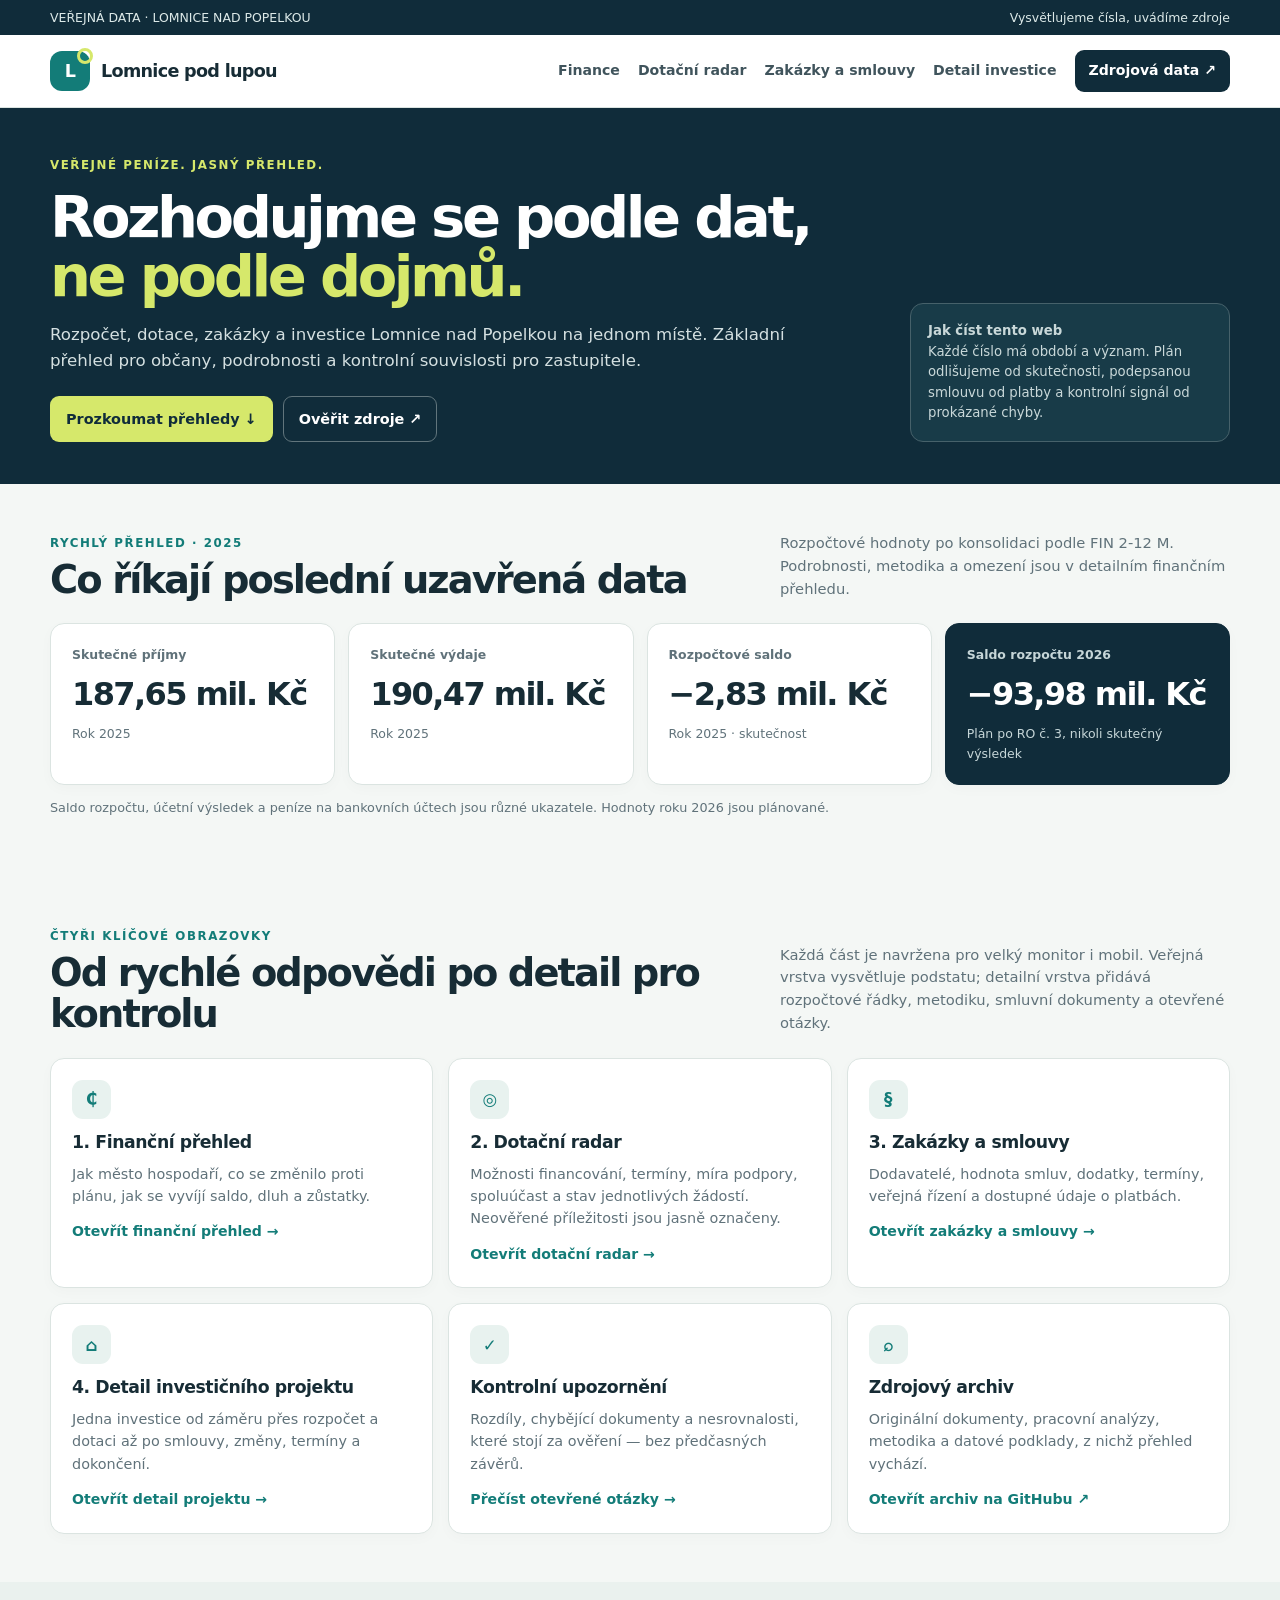
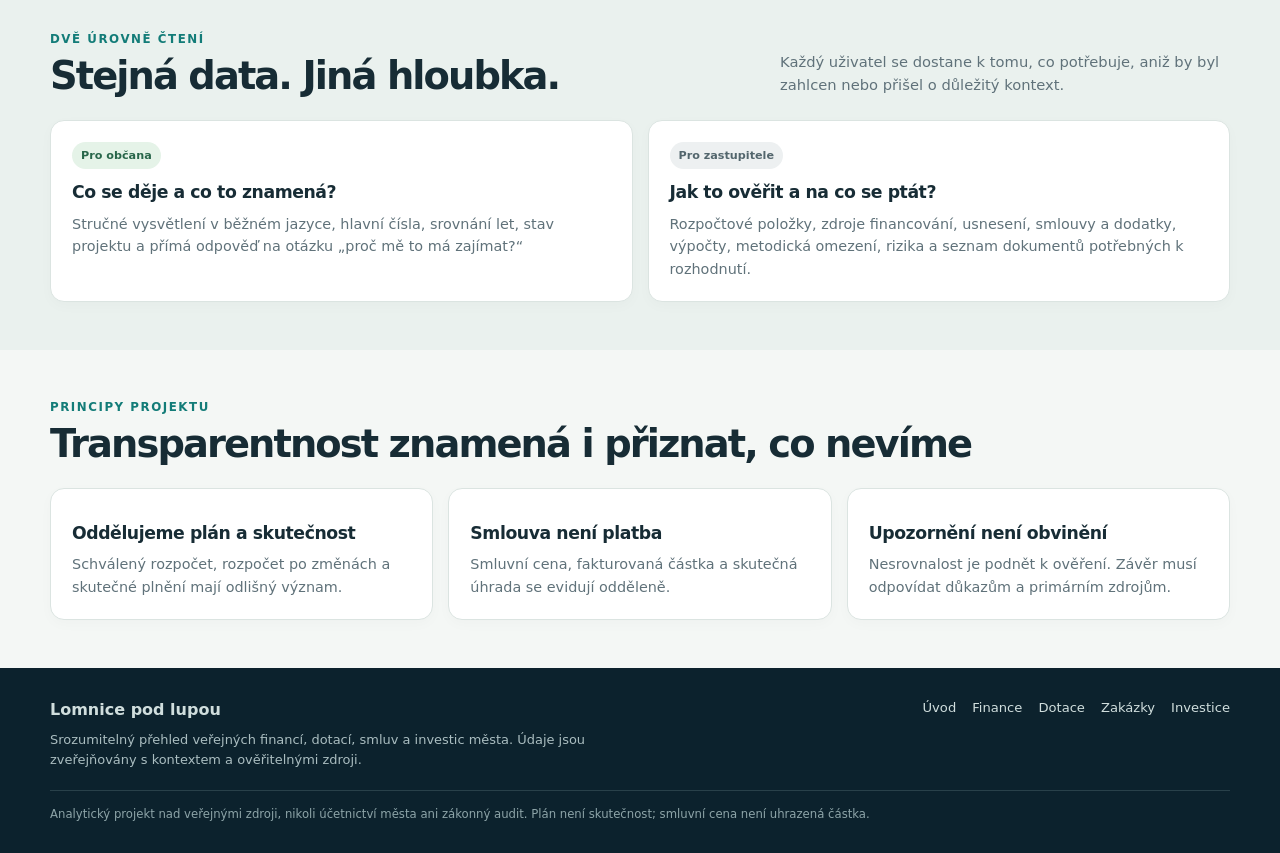
<file: site/index.html>
<!doctype html><html lang="cs"><head><meta charset="utf-8"><meta name="viewport" content="width=device-width, initial-scale=1"><meta name="description" content="Přehled financí, dotačních příležitostí, veřejných zakázek a investic Lomnice nad Popelkou."><meta name="theme-color" content="#102c3a"><title>Lomnice pod lupou | Lomnice pod lupou</title><link rel="stylesheet" href="assets/styles.css"></head><body><div class="topline"><div class="wrap"><span>VEŘEJNÁ DATA · LOMNICE NAD POPELKOU</span><span>Vysvětlujeme čísla, uvádíme zdroje</span></div></div><header><div class="wrap nav"><a class="brand" href="index.html"><span class="brandmark">L</span><span>Lomnice pod lupou</span></a><nav aria-label="Hlavní navigace"><a href="finance.html">Finance</a><a href="dotace.html">Dotační radar</a><a href="zakazky.html">Zakázky a smlouvy</a><a href="investice.html">Detail investice</a><a class="navcta" href="https://github.com/ReneHlouzek/lomnice-pod-lupou">Zdrojová data ↗</a></nav></div></header>
<section class="hero"><div class="wrap hero-row"><div><div class="eyebrow">Veřejné peníze. Jasný přehled.</div><h1>Rozhodujme se podle dat,<br><em>ne podle dojmů.</em></h1><p>Rozpočet, dotace, zakázky a investice Lomnice nad Popelkou na jednom místě. Základní přehled pro občany, podrobnosti a kontrolní souvislosti pro zastupitele.</p><div class="actions"><a class="btn primary" href="#obrazovky">Prozkoumat přehledy ↓</a><a class="btn ghost" href="https://github.com/ReneHlouzek/lomnice-pod-lupou/tree/main/finance">Ověřit zdroje ↗</a></div></div><aside class="hero-note"><strong>Jak číst tento web</strong><br>Každé číslo má období a význam. Plán odlišujeme od skutečnosti, podepsanou smlouvu od platby a kontrolní signál od prokázané chyby.</aside></div></section>
<section><div class="wrap"><div class="section-head"><div><div class="kicker">Rychlý přehled · 2025</div><h2>Co říkají poslední uzavřená data</h2></div><p>Rozpočtové hodnoty po konsolidaci podle FIN 2-12 M. Podrobnosti, metodika a omezení jsou v detailním finančním přehledu.</p></div><div class="metrics"><div class="metric"><div class="label">Skutečné příjmy</div><div class="value">187,65 mil. Kč</div><div class="desc">Rok 2025</div></div><div class="metric"><div class="label">Skutečné výdaje</div><div class="value">190,47 mil. Kč</div><div class="desc">Rok 2025</div></div><div class="metric"><div class="label">Rozpočtové saldo</div><div class="value">−2,83 mil. Kč</div><div class="desc">Rok 2025 · skutečnost</div></div><div class="metric dark"><div class="label">Saldo rozpočtu 2026</div><div class="value">−93,98 mil. Kč</div><div class="desc">Plán po RO č. 3, nikoli skutečný výsledek</div></div></div><p class="small">Saldo rozpočtu, účetní výsledek a peníze na bankovních účtech jsou různé ukazatele. Hodnoty roku 2026 jsou plánované.</p></div></section>
<section id="obrazovky"><div class="wrap"><div class="section-head"><div><div class="kicker">Čtyři klíčové obrazovky</div><h2>Od rychlé odpovědi po detail pro kontrolu</h2></div><p>Každá část je navržena pro velký monitor i mobil. Veřejná vrstva vysvětluje podstatu; detailní vrstva přidává rozpočtové řádky, metodiku, smluvní dokumenty a otevřené otázky.</p></div><div class="grid">
<article class="card"><div class="icon">₵</div><h3>1. Finanční přehled</h3><p>Jak město hospodaří, co se změnilo proti plánu, jak se vyvíjí saldo, dluh a zůstatky.</p><a class="textlink" href="finance.html">Otevřít finanční přehled →</a></article>
<article class="card"><div class="icon">◎</div><h3>2. Dotační radar</h3><p>Možnosti financování, termíny, míra podpory, spoluúčast a stav jednotlivých žádostí. Neověřené příležitosti jsou jasně označeny.</p><a class="textlink" href="dotace.html">Otevřít dotační radar →</a></article>
<article class="card"><div class="icon">§</div><h3>3. Zakázky a smlouvy</h3><p>Dodavatelé, hodnota smluv, dodatky, termíny, veřejná řízení a dostupné údaje o platbách.</p><a class="textlink" href="zakazky.html">Otevřít zakázky a smlouvy →</a></article>
<article class="card"><div class="icon">⌂</div><h3>4. Detail investičního projektu</h3><p>Jedna investice od záměru přes rozpočet a dotaci až po smlouvy, změny, termíny a dokončení.</p><a class="textlink" href="investice.html">Otevřít detail projektu →</a></article>
<article class="card"><div class="icon">✓</div><h3>Kontrolní upozornění</h3><p>Rozdíly, chybějící dokumenty a nesrovnalosti, které stojí za ověření — bez předčasných závěrů.</p><a class="textlink" href="finance.html#otevrene-otazky">Přečíst otevřené otázky →</a></article>
<article class="card"><div class="icon">⌕</div><h3>Zdrojový archiv</h3><p>Originální dokumenty, pracovní analýzy, metodika a datové podklady, z nichž přehled vychází.</p><a class="textlink" href="https://github.com/ReneHlouzek/lomnice-pod-lupou">Otevřít archiv na GitHubu ↗</a></article></div></div></section>
<section style="background:#eaf1ee"><div class="wrap"><div class="section-head"><div><div class="kicker">Dvě úrovně čtení</div><h2>Stejná data. Jiná hloubka.</h2></div><p>Každý uživatel se dostane k tomu, co potřebuje, aniž by byl zahlcen nebo přišel o důležitý kontext.</p></div><div class="grid two"><article class="panel"><span class="pill">Pro občana</span><h3>Co se děje a co to znamená?</h3><p>Stručné vysvětlení v běžném jazyce, hlavní čísla, srovnání let, stav projektu a přímá odpověď na otázku „proč mě to má zajímat?“</p></article><article class="panel"><span class="pill neutral">Pro zastupitele</span><h3>Jak to ověřit a na co se ptát?</h3><p>Rozpočtové položky, zdroje financování, usnesení, smlouvy a dodatky, výpočty, metodická omezení, rizika a seznam dokumentů potřebných k rozhodnutí.</p></article></div></div></section>
<section><div class="wrap"><div class="section-head"><div><div class="kicker">Principy projektu</div><h2>Transparentnost znamená i přiznat, co nevíme</h2></div></div><div class="grid"><article class="card"><h3>Oddělujeme plán a skutečnost</h3><p>Schválený rozpočet, rozpočet po změnách a skutečné plnění mají odlišný význam.</p></article><article class="card"><h3>Smlouva není platba</h3><p>Smluvní cena, fakturovaná částka a skutečná úhrada se evidují odděleně.</p></article><article class="card"><h3>Upozornění není obvinění</h3><p>Nesrovnalost je podnět k ověření. Závěr musí odpovídat důkazům a primárním zdrojům.</p></article></div></div></section><footer><div class="wrap"><div class="footergrid"><div><strong>Lomnice pod lupou</strong><div class="footertext">Srozumitelný přehled veřejných financí, dotací, smluv a investic města. Údaje jsou zveřejňovány s kontextem a ověřitelnými zdroji.</div></div><div class="footlinks"><a href="index.html">Úvod</a><a href="finance.html">Finance</a><a href="dotace.html">Dotace</a><a href="zakazky.html">Zakázky</a><a href="investice.html">Investice</a></div></div><div class="fineprint">Analytický projekt nad veřejnými zdroji, nikoli účetnictví města ani zákonný audit. Plán není skutečnost; smluvní cena není uhrazená částka.</div></div></footer></body></html>
</file>
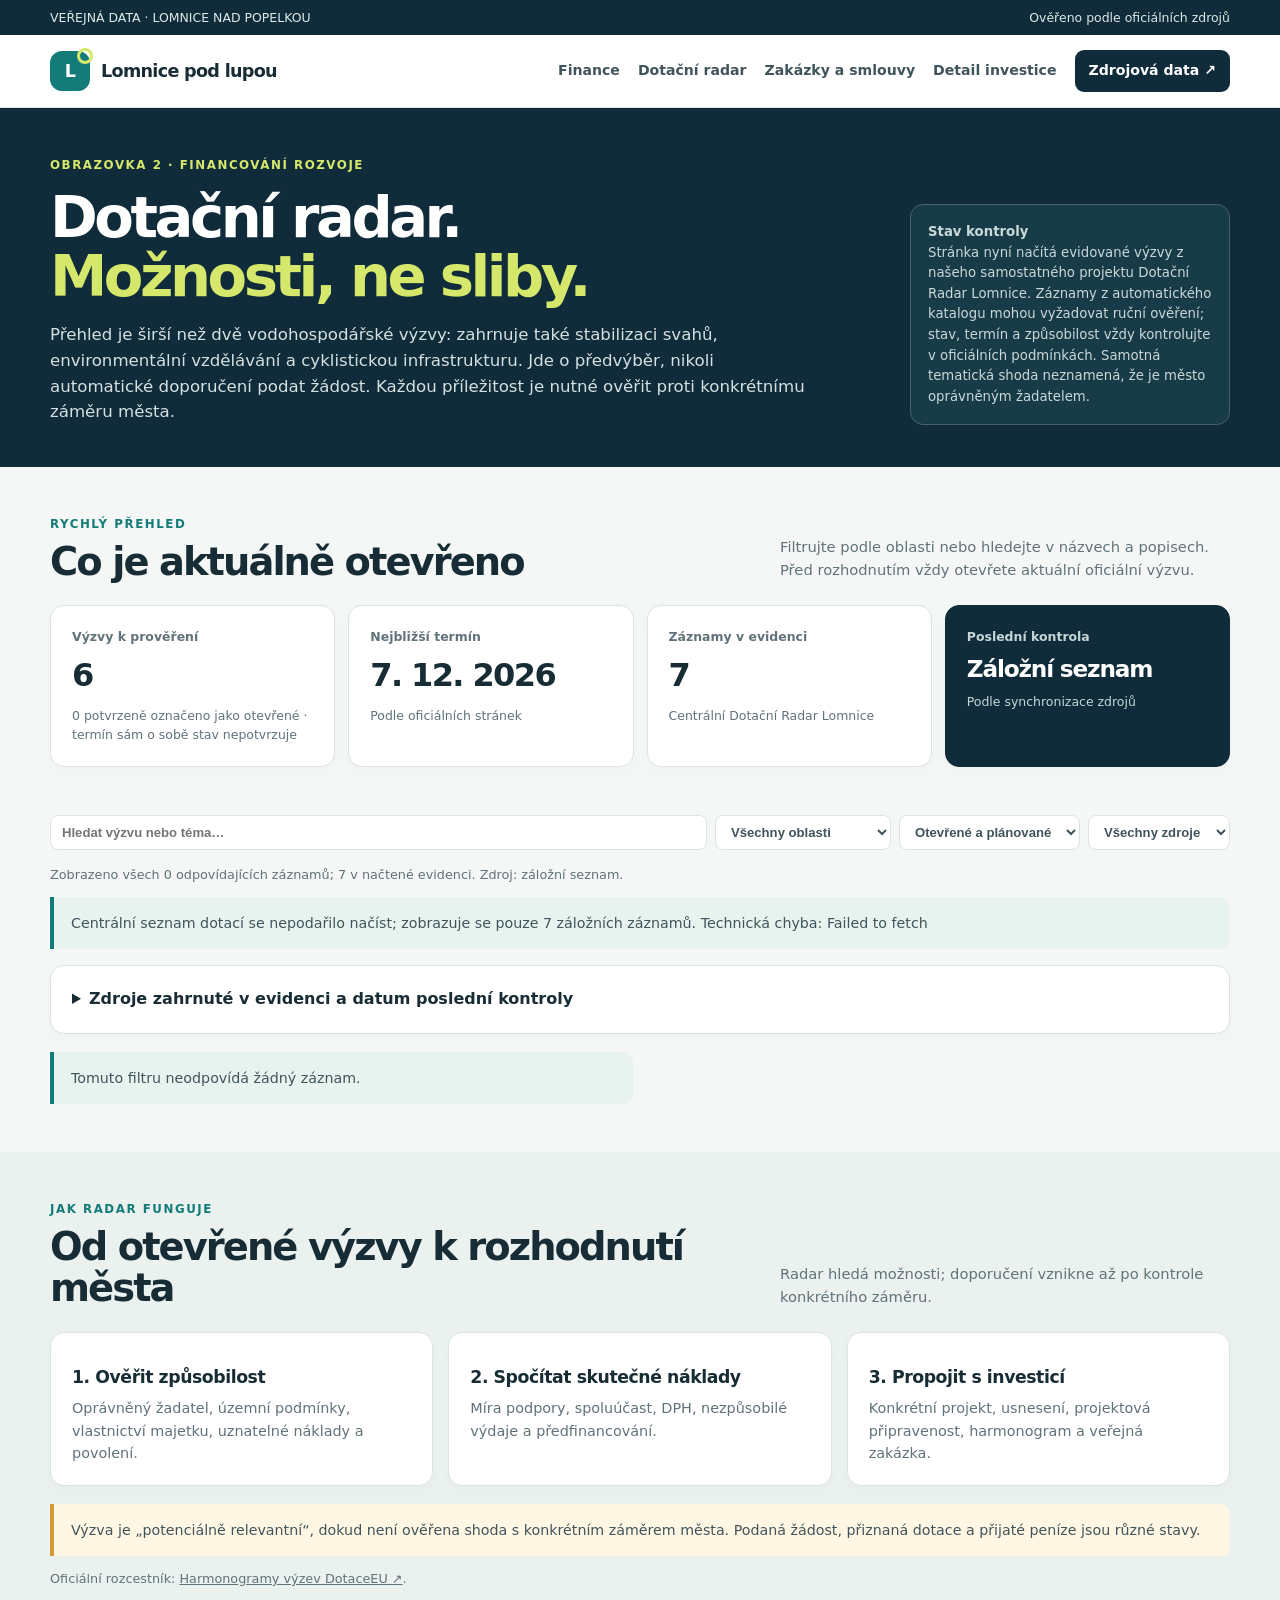
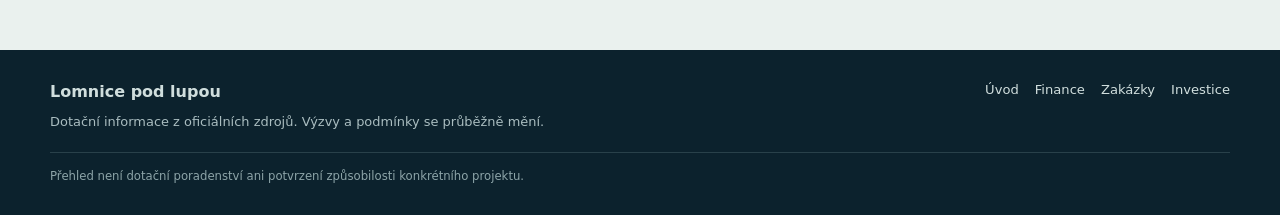
<file: site/dotace.html>
<!doctype html><html lang="cs"><head><meta charset="utf-8"><meta name="viewport" content="width=device-width, initial-scale=1"><meta name="description" content="Ověřené dotační výzvy relevantní pro město Lomnice nad Popelkou."><meta name="theme-color" content="#102c3a"><title>Dotační radar | Lomnice pod lupou</title><link rel="stylesheet" href="assets/styles.css"></head><body>
<div class="topline"><div class="wrap"><span>VEŘEJNÁ DATA · LOMNICE NAD POPELKOU</span><span>Ověřeno podle oficiálních zdrojů</span></div></div><header><div class="wrap nav"><a class="brand" href="index.html"><span class="brandmark">L</span><span>Lomnice pod lupou</span></a><nav aria-label="Hlavní navigace"><a href="finance.html">Finance</a><a href="dotace.html">Dotační radar</a><a href="zakazky.html">Zakázky a smlouvy</a><a href="investice.html">Detail investice</a><a class="navcta" href="https://github.com/ReneHlouzek/lomnice-pod-lupou">Zdrojová data ↗</a></nav></div></header>
<section class="hero"><div class="wrap hero-row"><div><div class="eyebrow">Obrazovka 2 · Financování rozvoje</div><h1>Dotační radar.<br><em>Možnosti, ne sliby.</em></h1><p>Přehled je širší než dvě vodohospodářské výzvy: zahrnuje také stabilizaci svahů, environmentální vzdělávání a cyklistickou infrastrukturu. Jde o předvýběr, nikoli automatické doporučení podat žádost. Každou příležitost je nutné ověřit proti konkrétnímu záměru města.</p></div><aside class="hero-note"><strong>Stav kontroly</strong><br>Stránka nyní načítá evidované výzvy z našeho samostatného projektu Dotační Radar Lomnice. Záznamy z automatického katalogu mohou vyžadovat ruční ověření; stav, termín a způsobilost vždy kontrolujte v oficiálních podmínkách. Samotná tematická shoda neznamená, že je město oprávněným žadatelem.</aside></div></section>
<section><div class="wrap"><div class="section-head"><div><div class="kicker">Rychlý přehled</div><h2>Co je aktuálně otevřeno</h2></div><p>Filtrujte podle oblasti nebo hledejte v názvech a popisech. Před rozhodnutím vždy otevřete aktuální oficiální výzvu.</p></div><div class="metrics"><div class="metric"><div class="label">Výzvy k prověření</div><div class="value" id="grant-open">—</div><div class="desc">Počet kandidátů s budoucím termínem; stav se ověřuje zvlášť</div></div><div class="metric"><div class="label">Nejbližší termín</div><div class="value" id="grant-deadline">17. 12. 2026</div><div class="desc">Podle oficiálních stránek</div></div><div class="metric"><div class="label">Záznamy v evidenci</div><div class="value" id="grant-alloc">—</div><div class="desc">Centrální Dotační Radar Lomnice</div></div><div class="metric dark"><div class="label">Poslední kontrola</div><div class="value" style="font-size:1.45rem" id="grant-updated">Načítám…</div><div class="desc">Podle synchronizace zdrojů</div></div></div></div></section>
<section style="padding-top:0"><div class="wrap"><div class="filters"><input id="grant-search" class="filter" style="min-width:230px;flex:1" type="search" placeholder="Hledat výzvu nebo téma…" aria-label="Hledat dotační výzvu"><select id="grant-area" class="filter" aria-label="Filtrovat podle oblasti"><option value="">Všechny oblasti</option></select><select id="grant-status" class="filter" aria-label="Filtrovat podle stavu"><option value="active">Otevřené a plánované</option></select><select id="grant-provider" class="filter" aria-label="Filtrovat podle poskytovatele"><option value="">Všechny zdroje</option></select></div><p class="small" id="grant-count">Načítám výzvy z centrální databáze…</p><div class="note" id="grant-api-note" style="margin-bottom:16px">Připojuji centrální Dotační Radar Lomnice…</div><details class="panel" style="margin-bottom:18px"><summary><strong>Zdroje zahrnuté v evidenci a datum poslední kontroly</strong></summary><div id="grant-sources" class="list" style="margin-top:12px"><p class="small">Načítám zdroje…</p></div></details><div id="grant-list" class="grid two"><div class="note">Načítám ověřené dotační výzvy…</div></div></div></section>
<section style="background:#eaf1ee"><div class="wrap"><div class="section-head"><div><div class="kicker">Jak radar funguje</div><h2>Od otevřené výzvy k rozhodnutí města</h2></div><p>Radar hledá možnosti; doporučení vznikne až po kontrole konkrétního záměru.</p></div><div class="grid"><article class="card"><h3>1. Ověřit způsobilost</h3><p>Oprávněný žadatel, územní podmínky, vlastnictví majetku, uznatelné náklady a povolení.</p></article><article class="card"><h3>2. Spočítat skutečné náklady</h3><p>Míra podpory, spoluúčast, DPH, nezpůsobilé výdaje a předfinancování.</p></article><article class="card"><h3>3. Propojit s investicí</h3><p>Konkrétní projekt, usnesení, projektová připravenost, harmonogram a veřejná zakázka.</p></article></div><div class="note warn" style="margin-top:18px">Výzva je „potenciálně relevantní“, dokud není ověřena shoda s konkrétním záměrem města. Podaná žádost, přiznaná dotace a přijaté peníze jsou různé stavy.</div><p class="small">Oficiální rozcestník: <a href="https://www.dotaceeu.cz/cs/jak-ziskat-dotaci/vyzvy/harmonogramy-vyzev" target="_blank" rel="noopener">Harmonogramy výzev DotaceEU ↗</a>.</p></div></section>
<footer><div class="wrap"><div class="footergrid"><div><strong>Lomnice pod lupou</strong><div class="footertext">Dotační informace z oficiálních zdrojů. Výzvy a podmínky se průběžně mění.</div></div><div class="footlinks"><a href="index.html">Úvod</a><a href="finance.html">Finance</a><a href="zakazky.html">Zakázky</a><a href="investice.html">Investice</a></div></div><div class="fineprint">Přehled není dotační poradenství ani potvrzení způsobilosti konkrétního projektu.</div></div></footer><script src="app.js"></script></body></html>
</file>
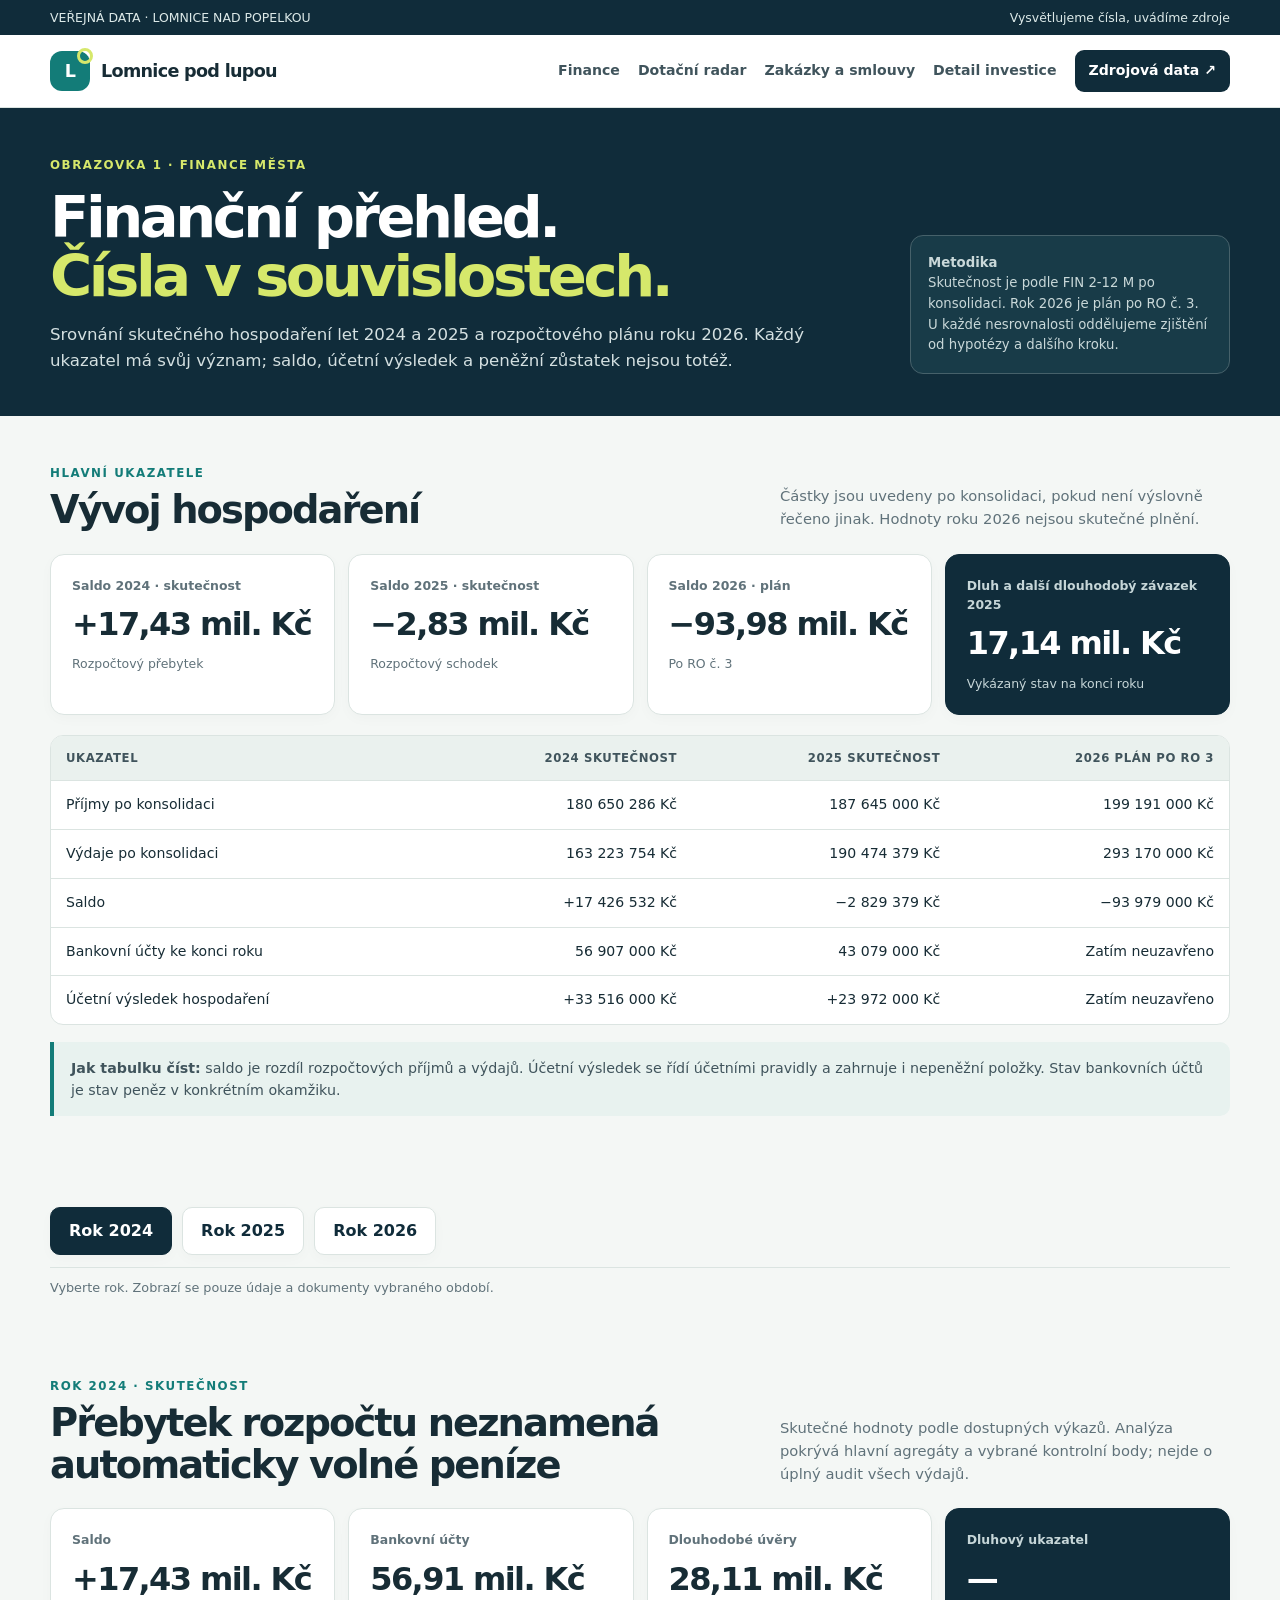
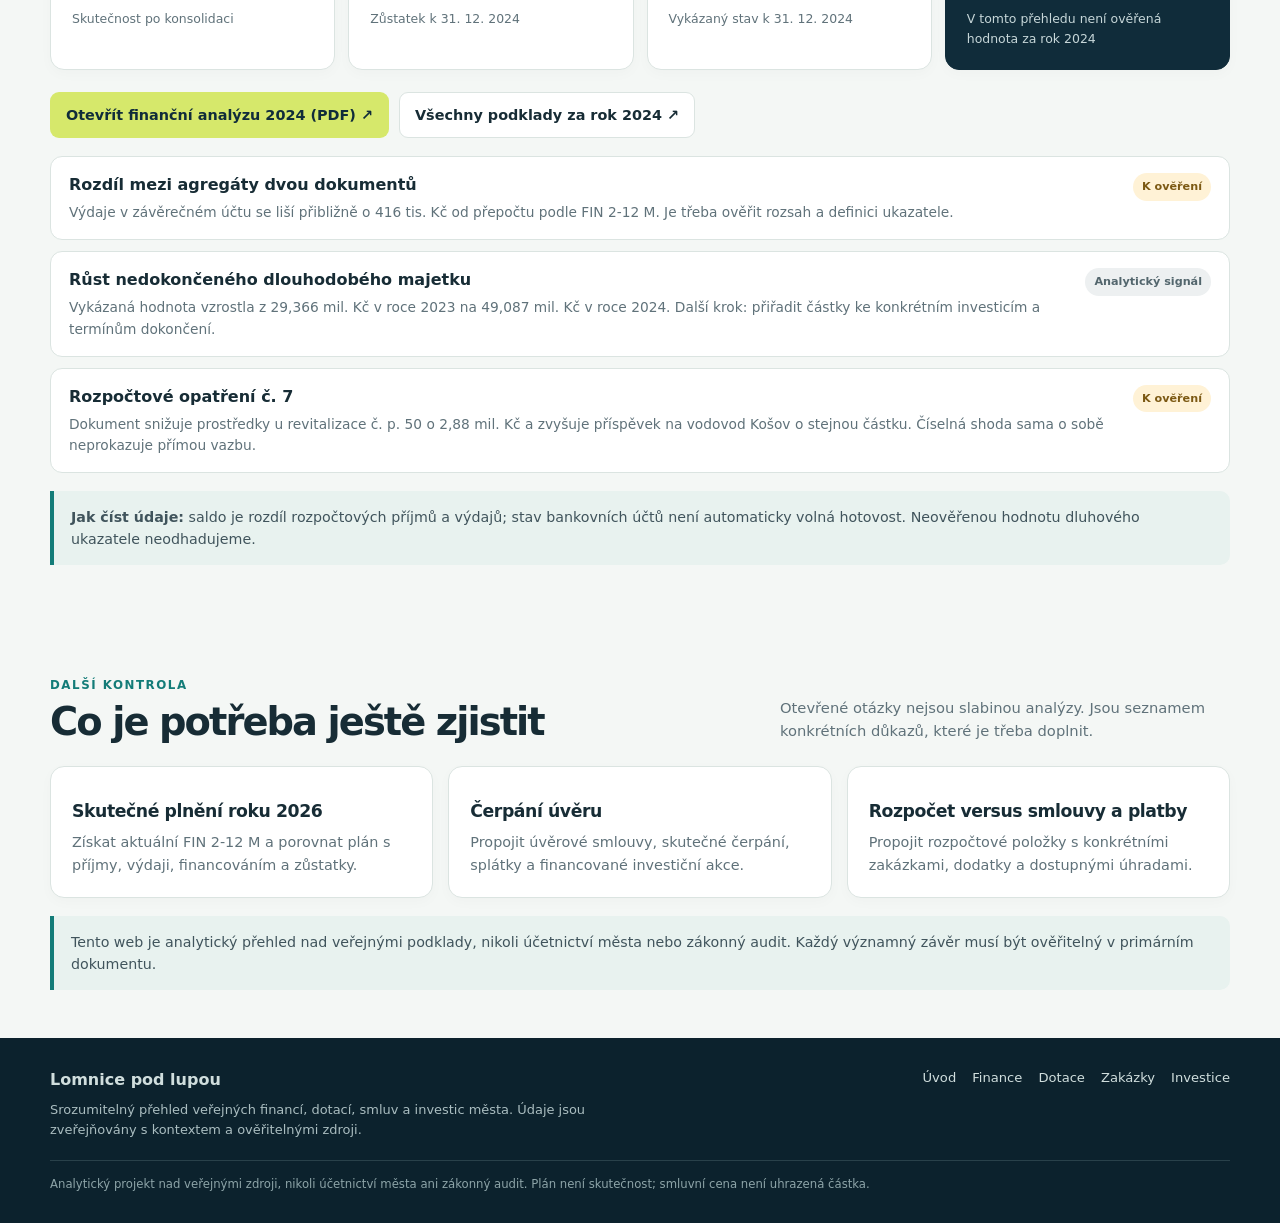
<file: site/finance.html>
<!doctype html><html lang="cs"><head><meta charset="utf-8"><meta name="viewport" content="width=device-width, initial-scale=1"><meta name="description" content="Srovnání rozpočtů a skutečného hospodaření Lomnice nad Popelkou v letech 2024–2026."><meta name="theme-color" content="#102c3a"><title>Finanční přehled | Lomnice pod lupou</title><link rel="stylesheet" href="assets/styles.css"></head><body><div class="topline"><div class="wrap"><span>VEŘEJNÁ DATA · LOMNICE NAD POPELKOU</span><span>Vysvětlujeme čísla, uvádíme zdroje</span></div></div><header><div class="wrap nav"><a class="brand" href="index.html"><span class="brandmark">L</span><span>Lomnice pod lupou</span></a><nav aria-label="Hlavní navigace"><a href="finance.html">Finance</a><a href="dotace.html">Dotační radar</a><a href="zakazky.html">Zakázky a smlouvy</a><a href="investice.html">Detail investice</a><a class="navcta" href="https://github.com/ReneHlouzek/lomnice-pod-lupou">Zdrojová data ↗</a></nav></div></header><section class="hero"><div class="wrap hero-row"><div><div class="eyebrow">Obrazovka 1 · Finance města</div><h1>Finanční přehled.<br><em>Čísla v souvislostech.</em></h1><p>Srovnání skutečného hospodaření let 2024 a 2025 a rozpočtového plánu roku 2026. Každý ukazatel má svůj význam; saldo, účetní výsledek a peněžní zůstatek nejsou totéž.</p></div><aside class="hero-note"><strong>Metodika</strong><br>Skutečnost je podle FIN 2-12 M po konsolidaci. Rok 2026 je plán po RO č. 3. U každé nesrovnalosti oddělujeme zjištění od hypotézy a dalšího kroku.</aside></div></section>
<section id="srovnani"><div class="wrap"><div class="section-head"><div><div class="kicker">Hlavní ukazatele</div><h2>Vývoj hospodaření</h2></div><p>Částky jsou uvedeny po konsolidaci, pokud není výslovně řečeno jinak. Hodnoty roku 2026 nejsou skutečné plnění.</p></div><div class="metrics"><div class="metric"><div class="label">Saldo 2024 · skutečnost</div><div class="value">+17,43 mil. Kč</div><div class="desc">Rozpočtový přebytek</div></div><div class="metric"><div class="label">Saldo 2025 · skutečnost</div><div class="value">−2,83 mil. Kč</div><div class="desc">Rozpočtový schodek</div></div><div class="metric"><div class="label">Saldo 2026 · plán</div><div class="value">−93,98 mil. Kč</div><div class="desc">Po RO č. 3</div></div><div class="metric dark"><div class="label">Dluh a další dlouhodobý závazek 2025</div><div class="value">17,14 mil. Kč</div><div class="desc">Vykázaný stav na konci roku</div></div></div>
<div class="tablewrap" style="margin-top:20px"><table><thead><tr><th>Ukazatel</th><th class="num">2024 skutečnost</th><th class="num">2025 skutečnost</th><th class="num">2026 plán po RO 3</th></tr></thead><tbody><tr><td>Příjmy po konsolidaci</td><td class="num">180 650 286 Kč</td><td class="num">187 645 000 Kč</td><td class="num">199 191 000 Kč</td></tr><tr><td>Výdaje po konsolidaci</td><td class="num">163 223 754 Kč</td><td class="num">190 474 379 Kč</td><td class="num">293 170 000 Kč</td></tr><tr><td>Saldo</td><td class="num">+17 426 532 Kč</td><td class="num">−2 829 379 Kč</td><td class="num">−93 979 000 Kč</td></tr><tr><td>Bankovní účty ke konci roku</td><td class="num">56 907 000 Kč</td><td class="num">43 079 000 Kč</td><td class="num">Zatím neuzavřeno</td></tr><tr><td>Účetní výsledek hospodaření</td><td class="num">+33 516 000 Kč</td><td class="num">+23 972 000 Kč</td><td class="num">Zatím neuzavřeno</td></tr></tbody></table></div><p class="note" style="margin-top:17px"><strong>Jak tabulku číst:</strong> saldo je rozdíl rozpočtových příjmů a výdajů. Účetní výsledek se řídí účetními pravidly a zahrnuje i nepeněžní položky. Stav bankovních účtů je stav peněz v konkrétním okamžiku.</p></div></section>
<section id="roky" class="year-tab-section" style="padding-top:28px;padding-bottom:18px">
<div class="wrap">
  <div class="year-tabs" role="tablist" aria-label="Rok hospodaření">
    <button type="button" id="tab-2024" role="tab" aria-selected="true" aria-controls="2024" tabindex="0" data-year-tab="2024">Rok 2024</button>
    <button type="button" id="tab-2025" role="tab" aria-selected="false" aria-controls="2025" tabindex="-1" data-year-tab="2025">Rok 2025</button>
    <button type="button" id="tab-2026" role="tab" aria-selected="false" aria-controls="2026" tabindex="-1" data-year-tab="2026">Rok 2026</button>
  </div>
  <p class="small" style="margin-top:10px">Vyberte rok. Zobrazí se pouze údaje a dokumenty vybraného období.</p>
</div>
</section>
<section id="2024" class="year-section" role="tabpanel" aria-labelledby="tab-2024" tabindex="0">
<div class="wrap">
  <div class="section-head"><div><div class="kicker">Rok 2024 · skutečnost</div><h2>Přebytek rozpočtu neznamená automaticky volné peníze</h2></div><p>Skutečné hodnoty podle dostupných výkazů. Analýza pokrývá hlavní agregáty a vybrané kontrolní body; nejde o úplný audit všech výdajů.</p></div>
  <div class="metrics">
    <article class="metric"><div class="label">Saldo</div><div class="value">+17,43 mil. Kč</div><div class="desc">Skutečnost po konsolidaci</div></article>
    <article class="metric"><div class="label">Bankovní účty</div><div class="value">56,91 mil. Kč</div><div class="desc">Zůstatek k 31. 12. 2024</div></article>
    <article class="metric"><div class="label">Dlouhodobé úvěry</div><div class="value">28,11 mil. Kč</div><div class="desc">Vykázaný stav k 31. 12. 2024</div></article>
    <article class="metric dark"><div class="label">Dluhový ukazatel</div><div class="value">—</div><div class="desc">V tomto přehledu není ověřená hodnota za rok 2024</div></article>
  </div>
  <div class="actions"><a class="btn primary" href="https://github.com/ReneHlouzek/lomnice-pod-lupou/blob/main/finance/2024/analyzy/Financni_analyza_Lomnice_nad_Popelkou_2024_revidovana_v2.pdf" target="_blank" rel="noopener">Otevřít finanční analýzu 2024 (PDF) ↗</a><a class="btn light" href="https://github.com/ReneHlouzek/lomnice-pod-lupou/tree/main/finance/2024" target="_blank" rel="noopener">Všechny podklady za rok 2024 ↗</a></div>
  <div class="list" style="margin-top:18px">
    <article class="rowcard"><div><strong>Rozdíl mezi agregáty dvou dokumentů</strong><p>Výdaje v závěrečném účtu se liší přibližně o 416 tis. Kč od přepočtu podle FIN 2-12 M. Je třeba ověřit rozsah a definici ukazatele.</p></div><span class="pill warn">K ověření</span></article>
    <article class="rowcard"><div><strong>Růst nedokončeného dlouhodobého majetku</strong><p>Vykázaná hodnota vzrostla z 29,366 mil. Kč v roce 2023 na 49,087 mil. Kč v roce 2024. Další krok: přiřadit částky ke konkrétním investicím a termínům dokončení.</p></div><span class="pill neutral">Analytický signál</span></article>
    <article class="rowcard"><div><strong>Rozpočtové opatření č. 7</strong><p>Dokument snižuje prostředky u revitalizace č. p. 50 o 2,88 mil. Kč a zvyšuje příspěvek na vodovod Košov o stejnou částku. Číselná shoda sama o sobě neprokazuje přímou vazbu.</p></div><span class="pill warn">K ověření</span></article>
  </div>
  <p class="note" style="margin-top:18px"><strong>Jak číst údaje:</strong> saldo je rozdíl rozpočtových příjmů a výdajů; stav bankovních účtů není automaticky volná hotovost. Neověřenou hodnotu dluhového ukazatele neodhadujeme.</p>
</div></section>
<section id="2025" class="year-section" role="tabpanel" aria-labelledby="tab-2025" tabindex="0" hidden style="background:#eaf1ee">
<div class="wrap">
  <div class="section-head"><div><div class="kicker">Rok 2025 · skutečnost</div><h2>Výsledek byl výrazně lepší než upravený plán</h2></div><p>Skutečné hospodaření podle FIN 2-12 M po konsolidaci. Rozdíl proti plánu není automaticky úspora.</p></div>
  <div class="metrics">
    <article class="metric"><div class="label">Saldo</div><div class="value">−2,83 mil. Kč</div><div class="desc">Skutečnost po konsolidaci</div></article>
    <article class="metric"><div class="label">Bankovní účty</div><div class="value">43,08 mil. Kč</div><div class="desc">Zůstatek k 31. 12. 2025</div></article>
    <article class="metric"><div class="label">Dlouhodobé úvěry a další dlouhodobý závazek</div><div class="value">17,14 mil. Kč</div><div class="desc">Úvěry 17,010 mil. Kč + další závazek 0,129 mil. Kč</div></article>
    <article class="metric dark"><div class="label">Dluhový ukazatel</div><div class="value">9,40 %</div><div class="desc">Dluh k průměru příjmů dle závěrečného účtu</div></article>
  </div>
  <div class="tablewrap" style="margin-top:18px"><table><thead><tr><th>Ukazatel</th><th class="num">Upravený rozpočet</th><th class="num">Skutečnost</th><th class="num">Rozdíl</th></tr></thead><tbody><tr><td>Příjmy po konsolidaci</td><td class="num">179,115 mil. Kč</td><td class="num">187,645 mil. Kč</td><td class="num">+8,530 mil. Kč</td></tr><tr><td>Výdaje po konsolidaci</td><td class="num">224,922 mil. Kč</td><td class="num">190,475 mil. Kč</td><td class="num">−34,447 mil. Kč</td></tr><tr><td>Saldo</td><td class="num">−45,807 mil. Kč</td><td class="num">−2,829 mil. Kč</td><td class="num">+42,978 mil. Kč</td></tr></tbody></table></div>
  <div class="actions"><a class="btn primary" href="https://github.com/ReneHlouzek/lomnice-pod-lupou/blob/main/finance/2025/analyzy/FINANCNI_ANALYZA_2025_PRACOVNI_VERZE_1.md" target="_blank" rel="noopener">Otevřít finanční analýzu 2025 ↗</a><a class="btn light" href="https://github.com/ReneHlouzek/lomnice-pod-lupou/tree/main/finance/2025" target="_blank" rel="noopener">Všechny podklady za rok 2025 ↗</a></div>
  <div class="note" style="margin-top:18px">Kontrolní zpráva o přezkoumání hospodaření neuvádí zjištěné chyby či nedostatky ani rizika s negativním dopadem do budoucna. To však není totéž jako úplné ekonomické hodnocení všech investic.</div>
</div></section>
<section id="2026" class="year-section" role="tabpanel" aria-labelledby="tab-2026" tabindex="0" hidden>
<div class="wrap">
  <div class="section-head"><div><div class="kicker">Rok 2026 · plán</div><h2>Vysoký plánovaný deficit vyžaduje průběžnou kontrolu</h2></div><p>Jde o rozpočet po RO č. 3, nikoli o skutečné plnění. Konečný stav bankovních účtů, úvěrů a dluhového ukazatele za celý rok zatím není k dispozici.</p></div>
  <div class="metrics">
    <article class="metric"><div class="label">Saldo</div><div class="value">−93,98 mil. Kč</div><div class="desc">Plán po RO č. 3</div></article>
    <article class="metric"><div class="label">Bankovní účty</div><div class="value">—</div><div class="desc">Konečný stav za rok 2026 zatím není znám</div></article>
    <article class="metric"><div class="label">Dlouhodobé úvěry</div><div class="value">—</div><div class="desc">Skutečné čerpání a stav jistiny je nutné doložit</div></article>
    <article class="metric dark"><div class="label">Dluhový ukazatel</div><div class="value">—</div><div class="desc">Roční hodnota zatím není k dispozici</div></article>
  </div>
  <div class="tablewrap" style="margin-top:18px"><table><thead><tr><th>Rozpočtové opatření</th><th>Schválení</th><th class="num">Změna příjmů</th><th class="num">Změna výdajů</th><th>Usnesení</th></tr></thead><tbody><tr><td>RO č. 1</td><td>15. 4. 2026</td><td class="num">+2,123 mil. Kč</td><td class="num">+2,123 mil. Kč</td><td>19/26/Z</td></tr><tr><td>RO č. 2</td><td>24. 6. 2026</td><td class="num">+5,268 mil. Kč</td><td class="num">+5,268 mil. Kč</td><td>35/26/Z</td></tr><tr><td>RO č. 3</td><td>23. 9. 2026</td><td class="num">+0,039 mil. Kč</td><td class="num">+0,039 mil. Kč</td><td>47/26/Z</td></tr></tbody></table></div>
  <div class="actions"><a class="btn primary" href="https://github.com/ReneHlouzek/lomnice-pod-lupou/blob/main/finance/2026/analyzy/KONTROLA_ROZPOCTU_2026.md" target="_blank" rel="noopener">Otevřít kontrolní analýzu 2026 ↗</a><a class="btn light" href="https://github.com/ReneHlouzek/lomnice-pod-lupou/tree/main/finance/2026" target="_blank" rel="noopener">Všechny podklady za rok 2026 ↗</a><a class="btn light" href="https://github.com/ReneHlouzek/lomnice-pod-lupou/blob/main/finance/2026/analyzy/Financni_audit_Lomnice_2026.pdf" target="_blank" rel="noopener">Otevřít finanční audit 2026 (PDF) ↗</a></div>
  <div class="list" style="margin-top:18px"><article class="rowcard"><div><strong>Nesoulad v souhrnu RO č. 1</strong><p>Dokument uvádí příjmy 193,014 mil. Kč, aritmetika dává 193,884 mil. Kč a RO č. 2 navazuje na hodnotu 193,884 mil. Kč. Pravděpodobně jde o chybu v souhrnu PDF; ověřit exportem z rozpočtového systému.</p></div><span class="pill warn">K ověření</span></article><article class="rowcard"><div><strong>Financování plánovaného deficitu</strong><p>Schválený plán pracuje s prostředky minulých let 43,079 mil. Kč, úvěrovým rámcem až 60 mil. Kč a splátkami 9,1 mil. Kč. Schválený rámec není sám o sobě skutečný dluh; čerpání za rok 2026 je třeba doložit.</p></div><span class="pill neutral">Sledovat</span></article></div>
</div></section>
<section id="otevrene-otazky"><div class="wrap"><div class="section-head"><div><div class="kicker">Další kontrola</div><h2>Co je potřeba ještě zjistit</h2></div><p>Otevřené otázky nejsou slabinou analýzy. Jsou seznamem konkrétních důkazů, které je třeba doplnit.</p></div><div class="grid"><article class="card"><h3>Skutečné plnění roku 2026</h3><p>Získat aktuální FIN 2-12 M a porovnat plán s příjmy, výdaji, financováním a zůstatky.</p></article><article class="card"><h3>Čerpání úvěru</h3><p>Propojit úvěrové smlouvy, skutečné čerpání, splátky a financované investiční akce.</p></article><article class="card"><h3>Rozpočet versus smlouvy a platby</h3><p>Propojit rozpočtové položky s konkrétními zakázkami, dodatky a dostupnými úhradami.</p></article></div><div class="note" style="margin-top:18px">Tento web je analytický přehled nad veřejnými podklady, nikoli účetnictví města nebo zákonný audit. Každý významný závěr musí být ověřitelný v primárním dokumentu.</div></div></section><footer><div class="wrap"><div class="footergrid"><div><strong>Lomnice pod lupou</strong><div class="footertext">Srozumitelný přehled veřejných financí, dotací, smluv a investic města. Údaje jsou zveřejňovány s kontextem a ověřitelnými zdroji.</div></div><div class="footlinks"><a href="index.html">Úvod</a><a href="finance.html">Finance</a><a href="dotace.html">Dotace</a><a href="zakazky.html">Zakázky</a><a href="investice.html">Investice</a></div></div><div class="fineprint">Analytický projekt nad veřejnými zdroji, nikoli účetnictví města ani zákonný audit. Plán není skutečnost; smluvní cena není uhrazená částka.</div></div></footer><script>
(function () {
  const tabs = Array.from(document.querySelectorAll('[data-year-tab]'));
  const panels = tabs.map(tab => document.getElementById(tab.dataset.yearTab)).filter(Boolean);
  function activate(tab, moveFocus) {
    tabs.forEach(item => {
      const active = item === tab;
      item.setAttribute('aria-selected', String(active));
      item.tabIndex = active ? 0 : -1;
    });
    panels.forEach(panel => {
      const active = panel.id === tab.dataset.yearTab;
      panel.hidden = !active;
    });
    if (moveFocus) tab.focus();
  }
  tabs.forEach((tab, index) => {
    tab.addEventListener('click', () => activate(tab, false));
    tab.addEventListener('keydown', event => {
      let nextIndex = index;
      if (event.key === 'ArrowRight') nextIndex = (index + 1) % tabs.length;
      else if (event.key === 'ArrowLeft') nextIndex = (index - 1 + tabs.length) % tabs.length;
      else if (event.key === 'Home') nextIndex = 0;
      else if (event.key === 'End') nextIndex = tabs.length - 1;
      else return;
      event.preventDefault();
      activate(tabs[nextIndex], true);
    });
  });
})();
</script></body></html>
</file>
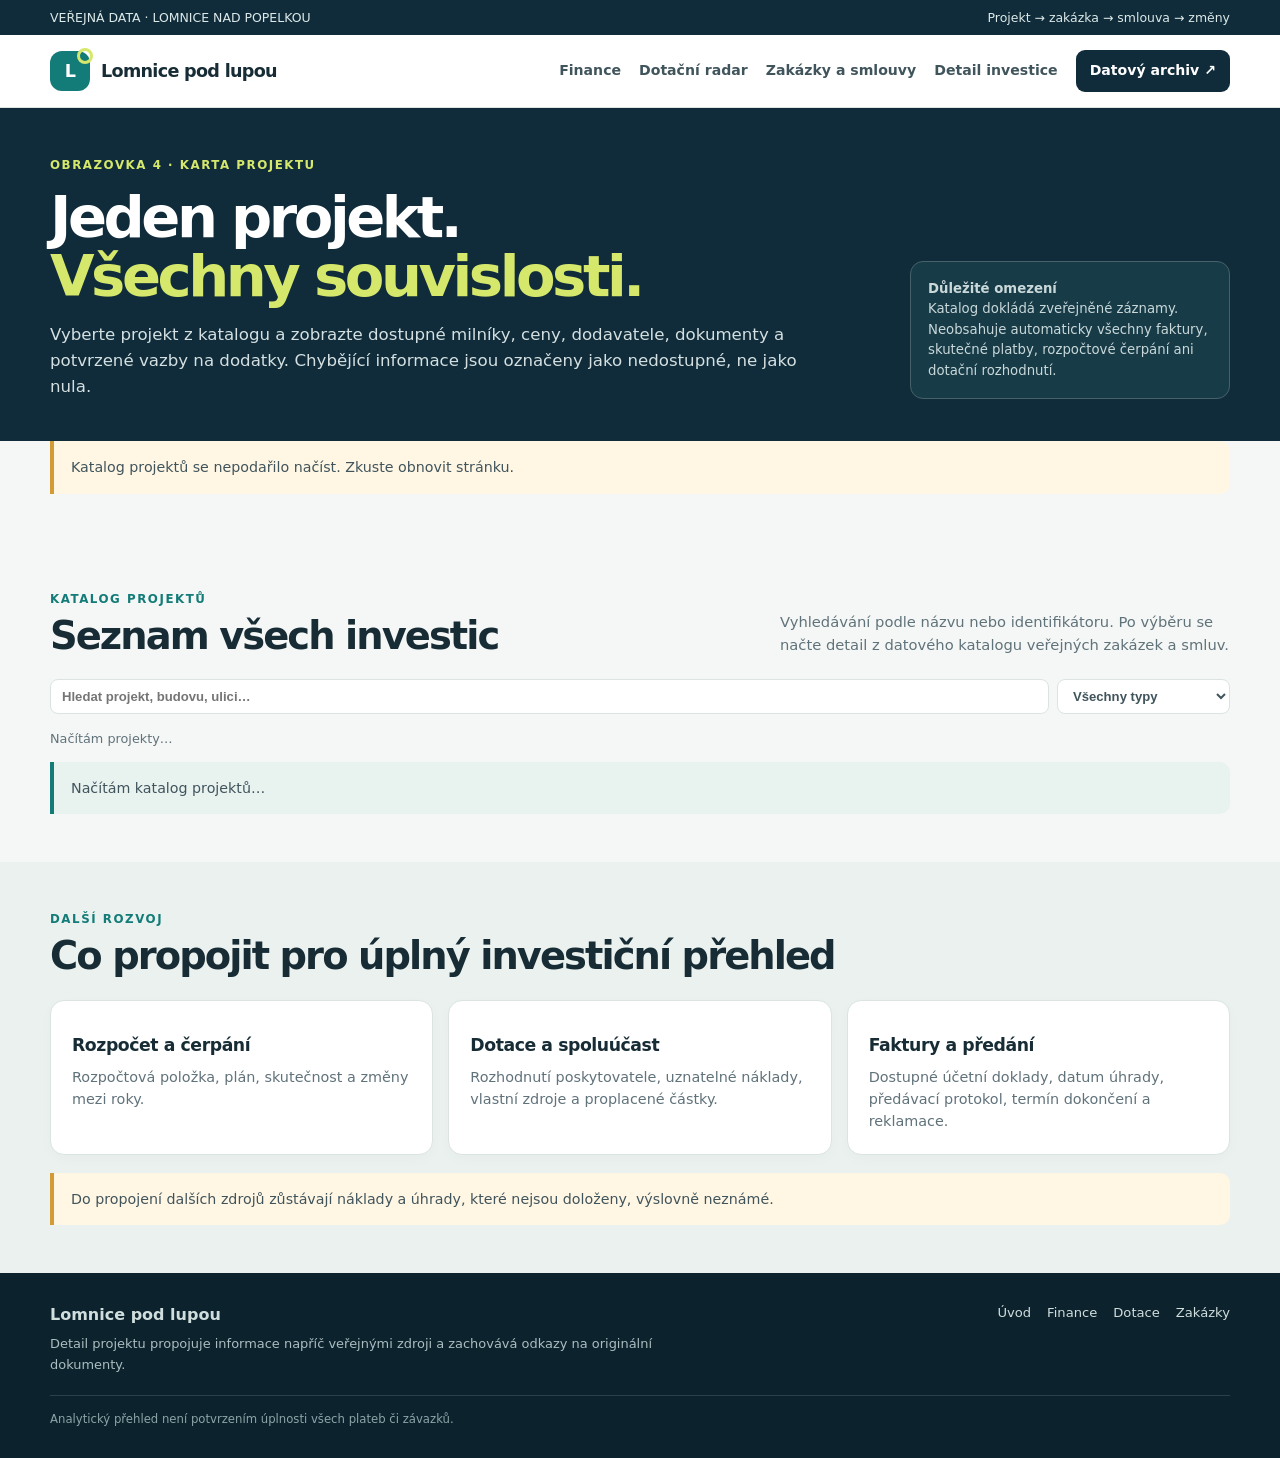
<file: site/investice.html>
<!doctype html><html lang="cs"><head><meta charset="utf-8"><meta name="viewport" content="width=device-width, initial-scale=1"><meta name="description" content="Detail investičních a stavebních projektů Lomnice nad Popelkou propojující zakázky, smlouvy a dokumenty."><meta name="theme-color" content="#102c3a"><title>Detail investičního projektu | Lomnice pod lupou</title><link rel="stylesheet" href="assets/styles.css"></head><body>
<div class="topline"><div class="wrap"><span>VEŘEJNÁ DATA · LOMNICE NAD POPELKOU</span><span>Projekt → zakázka → smlouva → změny</span></div></div><header><div class="wrap nav"><a class="brand" href="index.html"><span class="brandmark">L</span><span>Lomnice pod lupou</span></a><nav aria-label="Hlavní navigace"><a href="finance.html">Finance</a><a href="dotace.html">Dotační radar</a><a href="zakazky.html">Zakázky a smlouvy</a><a href="investice.html">Detail investice</a><a class="navcta" href="https://github.com/ReneHlouzek/lomnice-verejne-zakazky">Datový archiv ↗</a></nav></div></header>
<section class="hero"><div class="wrap hero-row"><div><div class="eyebrow">Obrazovka 4 · Karta projektu</div><h1>Jeden projekt.<br><em>Všechny souvislosti.</em></h1><p>Vyberte projekt z katalogu a zobrazte dostupné milníky, ceny, dodavatele, dokumenty a potvrzené vazby na dodatky. Chybějící informace jsou označeny jako nedostupné, ne jako nula.</p></div><aside class="hero-note"><strong>Důležité omezení</strong><br>Katalog dokládá zveřejněné záznamy. Neobsahuje automaticky všechny faktury, skutečné platby, rozpočtové čerpání ani dotační rozhodnutí.</aside></div></section>
<section id="investment-root" style="padding-top:0"><div class="wrap"><div id="investment-detail"><div class="note">Načítám doporučený detail investice. Konkrétní projekt můžete vybrat také ze seznamu níže.</div></div></div></section><section id="investment-catalog"><div class="wrap"><div class="section-head"><div><div class="kicker">Katalog projektů</div><h2>Seznam všech investic</h2></div><p>Vyhledávání podle názvu nebo identifikátoru. Po výběru se načte detail z datového katalogu veřejných zakázek a smluv.</p></div><div class="filters"><input id="investment-search" class="filter" style="min-width:240px;flex:1" type="search" placeholder="Hledat projekt, budovu, ulici…" aria-label="Hledat investici"><select id="investment-type" class="filter" aria-label="Typ projektu"><option value="">Všechny typy</option><option value="procurement">Veřejné zakázky</option><option value="procurement_with_changes">Zakázky se změnami</option><option value="contract_with_changes">Smlouvy s dodatky</option></select></div><p id="investment-count" class="small">Načítám projekty…</p><div id="investment-list" class="list"><div class="note">Načítám katalog projektů…</div></div></div></section>

<section style="background:#eaf1ee"><div class="wrap"><div class="section-head"><div><div class="kicker">Další rozvoj</div><h2>Co propojit pro úplný investiční přehled</h2></div></div><div class="grid"><article class="card"><h3>Rozpočet a čerpání</h3><p>Rozpočtová položka, plán, skutečnost a změny mezi roky.</p></article><article class="card"><h3>Dotace a spoluúčast</h3><p>Rozhodnutí poskytovatele, uznatelné náklady, vlastní zdroje a proplacené částky.</p></article><article class="card"><h3>Faktury a předání</h3><p>Dostupné účetní doklady, datum úhrady, předávací protokol, termín dokončení a reklamace.</p></article></div><div class="note warn" style="margin-top:18px">Do propojení dalších zdrojů zůstávají náklady a úhrady, které nejsou doloženy, výslovně neznámé.</div></div></section>
<footer><div class="wrap"><div class="footergrid"><div><strong>Lomnice pod lupou</strong><div class="footertext">Detail projektu propojuje informace napříč veřejnými zdroji a zachovává odkazy na originální dokumenty.</div></div><div class="footlinks"><a href="index.html">Úvod</a><a href="finance.html">Finance</a><a href="dotace.html">Dotace</a><a href="zakazky.html">Zakázky</a></div></div><div class="fineprint">Analytický přehled není potvrzením úplnosti všech plateb či závazků.</div></div></footer><script src="app.js"></script></body></html>
</file>
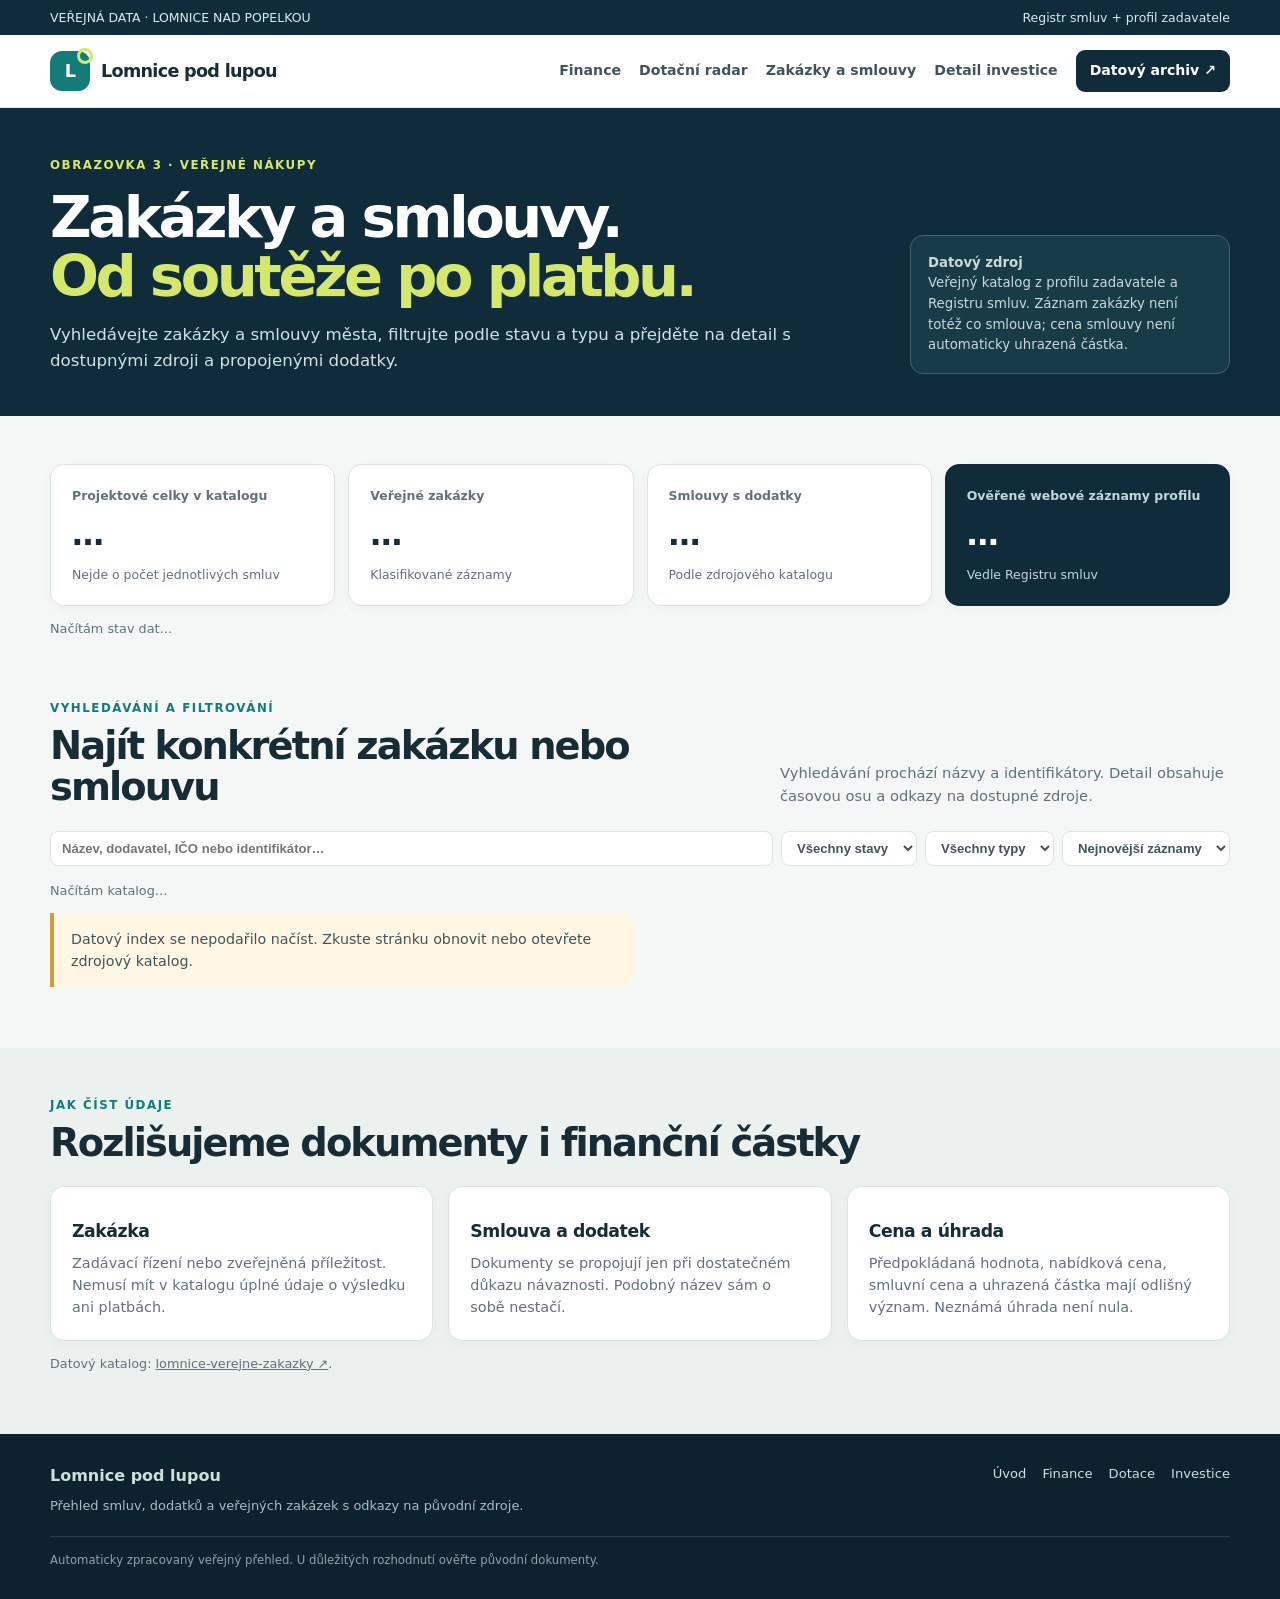
<file: site/zakazky.html>
<!doctype html><html lang="cs"><head><meta charset="utf-8"><meta name="viewport" content="width=device-width, initial-scale=1"><meta name="description" content="Vyhledávání veřejných zakázek, smluv a dodatků města Lomnice nad Popelkou."><meta name="theme-color" content="#102c3a"><title>Zakázky a smlouvy | Lomnice pod lupou</title><link rel="stylesheet" href="assets/styles.css"></head><body>
<div class="topline"><div class="wrap"><span>VEŘEJNÁ DATA · LOMNICE NAD POPELKOU</span><span>Registr smluv + profil zadavatele</span></div></div><header><div class="wrap nav"><a class="brand" href="index.html"><span class="brandmark">L</span><span>Lomnice pod lupou</span></a><nav aria-label="Hlavní navigace"><a href="finance.html">Finance</a><a href="dotace.html">Dotační radar</a><a href="zakazky.html">Zakázky a smlouvy</a><a href="investice.html">Detail investice</a><a class="navcta" href="https://github.com/ReneHlouzek/lomnice-verejne-zakazky">Datový archiv ↗</a></nav></div></header>
<section class="hero"><div class="wrap hero-row"><div><div class="eyebrow">Obrazovka 3 · Veřejné nákupy</div><h1>Zakázky a smlouvy.<br><em>Od soutěže po platbu.</em></h1><p>Vyhledávejte zakázky a smlouvy města, filtrujte podle stavu a typu a přejděte na detail s dostupnými zdroji a propojenými dodatky.</p></div><aside class="hero-note"><strong>Datový zdroj</strong><br>Veřejný katalog z profilu zadavatele a Registru smluv. Záznam zakázky není totéž co smlouva; cena smlouvy není automaticky uhrazená částka.</aside></div></section>
<section><div class="wrap"><div class="metrics"><div class="metric"><div class="label">Projektové celky v katalogu</div><div class="value" id="contract-total">…</div><div class="desc">Nejde o počet jednotlivých smluv</div></div><div class="metric"><div class="label">Veřejné zakázky</div><div class="value" id="contract-tenders">…</div><div class="desc">Klasifikované záznamy</div></div><div class="metric"><div class="label">Smlouvy s dodatky</div><div class="value" id="contract-addenda">…</div><div class="desc">Podle zdrojového katalogu</div></div><div class="metric dark"><div class="label">Ověřené webové záznamy profilu</div><div class="value" id="contract-vu">…</div><div class="desc">Vedle Registru smluv</div></div></div><p class="small" id="contract-updated">Načítám stav dat…</p></div></section>
<section style="padding-top:0"><div class="wrap"><div class="section-head"><div><div class="kicker">Vyhledávání a filtrování</div><h2>Najít konkrétní zakázku nebo smlouvu</h2></div><p>Vyhledávání prochází názvy a identifikátory. Detail obsahuje časovou osu a odkazy na dostupné zdroje.</p></div><div class="filters"><input id="contract-search" class="filter" type="search" style="min-width:240px;flex:1" placeholder="Název, dodavatel, IČO nebo identifikátor…" aria-label="Hledat zakázku"><select id="contract-status" class="filter" aria-label="Filtrovat podle stavu"><option value="">Všechny stavy</option></select><select id="contract-type" class="filter" aria-label="Filtrovat podle typu"><option value="">Všechny typy</option></select><select id="contract-sort" class="filter" aria-label="Řadit"><option value="date">Nejnovější záznamy</option><option value="title">Podle názvu</option><option value="sources">Nejvíce zdrojů</option></select></div><p id="contract-count" class="small">Načítám katalog…</p><div id="contract-list" class="grid two"><div class="note">Načítám katalog zakázek a smluv…</div></div><p id="contract-more" class="small"></p></div></section>
<section style="background:#eaf1ee"><div class="wrap"><div class="section-head"><div><div class="kicker">Jak číst údaje</div><h2>Rozlišujeme dokumenty i finanční částky</h2></div></div><div class="grid"><article class="card"><h3>Zakázka</h3><p>Zadávací řízení nebo zveřejněná příležitost. Nemusí mít v katalogu úplné údaje o výsledku ani platbách.</p></article><article class="card"><h3>Smlouva a dodatek</h3><p>Dokumenty se propojují jen při dostatečném důkazu návaznosti. Podobný název sám o sobě nestačí.</p></article><article class="card"><h3>Cena a úhrada</h3><p>Předpokládaná hodnota, nabídková cena, smluvní cena a uhrazená částka mají odlišný význam. Neznámá úhrada není nula.</p></article></div><p class="small">Datový katalog: <a href="https://github.com/ReneHlouzek/lomnice-verejne-zakazky" target="_blank" rel="noopener">lomnice-verejne-zakazky ↗</a>.</p></div></section>
<footer><div class="wrap"><div class="footergrid"><div><strong>Lomnice pod lupou</strong><div class="footertext">Přehled smluv, dodatků a veřejných zakázek s odkazy na původní zdroje.</div></div><div class="footlinks"><a href="index.html">Úvod</a><a href="finance.html">Finance</a><a href="dotace.html">Dotace</a><a href="investice.html">Investice</a></div></div><div class="fineprint">Automaticky zpracovaný veřejný přehled. U důležitých rozhodnutí ověřte původní dokumenty.</div></div></footer><script src="app.js"></script></body></html>
</file>
<file: site/assets/styles.css>
:root{--ink:#172c35;--muted:#60727a;--paper:#f4f7f5;--white:#fff;--navy:#102c3a;--teal:#137c78;--lime:#d6e86b;--line:#dbe4e1;--soft:#e8f2ef;--warn:#fff2d6;--red:#a33d3d;--shadow:0 12px 35px rgba(16,44,58,.07)}
*{box-sizing:border-box}html{scroll-behavior:smooth}body{margin:0;background:var(--paper);color:var(--ink);font-family:Inter,ui-sans-serif,system-ui,-apple-system,BlinkMacSystemFont,"Segoe UI",sans-serif;line-height:1.55}a{color:inherit}.wrap{width:min(1180px,calc(100% - 40px));margin:auto}
.topline{background:var(--navy);color:#dce9e8;font-size:.78rem}.topline .wrap{display:flex;justify-content:space-between;gap:12px;padding:8px 0}
header{background:white;border-bottom:1px solid var(--line)}.nav{display:flex;align-items:center;justify-content:space-between;gap:20px;padding:15px 0}.brand{display:flex;align-items:center;gap:11px;text-decoration:none;font-weight:850;letter-spacing:-.04em;font-size:1.1rem}.brandmark{width:40px;height:40px;background:var(--teal);color:white;border-radius:12px;display:grid;place-items:center;font-weight:900;position:relative}.brandmark:after{content:"";position:absolute;width:10px;height:10px;border:3px solid var(--lime);border-radius:50%;right:-3px;top:-3px}
nav{display:flex;align-items:center;gap:18px;flex-wrap:wrap}nav a{text-decoration:none;color:#40545c;font-size:.88rem;font-weight:700}nav a:hover,.textlink:hover{color:var(--teal)}.navcta{background:var(--navy);color:#fff;padding:10px 14px;border-radius:9px}
.hero{background:var(--navy);color:white;padding:48px 0 42px}.eyebrow,.kicker{font-size:.74rem;text-transform:uppercase;letter-spacing:.13em;font-weight:850;color:var(--teal)}.hero .eyebrow{color:var(--lime)}h1{font-size:clamp(2.3rem,4.5vw,4.2rem);line-height:1.03;letter-spacing:-.06em;margin:13px 0 16px}h1 em{font-style:normal;color:var(--lime)}.hero p{max-width:760px;color:#d4e0e1;font-size:1.04rem;margin:0}.hero-row{display:flex;justify-content:space-between;gap:30px;align-items:end}.hero-note{max-width:320px;border:1px solid #46616a;background:#183b48;border-radius:13px;padding:17px;color:#c9d8d9;font-size:.83rem}
.actions{display:flex;gap:10px;flex-wrap:wrap;margin-top:22px}.btn{display:inline-flex;align-items:center;justify-content:center;text-decoration:none;border-radius:9px;padding:11px 15px;font-weight:800;border:1px solid transparent;font-size:.9rem}.btn.primary{background:var(--lime);color:var(--navy)}.btn.ghost{border-color:#61757c;color:white}.btn.light{background:white;border-color:var(--line)}
section{padding:48px 0}.section-head{display:flex;justify-content:space-between;align-items:end;gap:25px;margin-bottom:23px}.section-head h2{font-size:clamp(1.65rem,3vw,2.5rem);line-height:1.08;letter-spacing:-.05em;margin:7px 0 0}.section-head p{max-width:450px;color:var(--muted);margin:0;font-size:.92rem}
.grid{display:grid;grid-template-columns:repeat(3,minmax(0,1fr));gap:15px}.grid.two{grid-template-columns:repeat(2,minmax(0,1fr))}.card,.panel,.metric{background:white;border:1px solid var(--line);border-radius:14px;padding:21px;box-shadow:0 4px 14px rgba(16,44,58,.025)}.card h3,.panel h3{margin:10px 0 7px;font-size:1.08rem;letter-spacing:-.025em}.card p,.panel p{margin:0;color:var(--muted);font-size:.9rem}.icon{width:39px;height:39px;background:var(--soft);border-radius:11px;display:grid;place-items:center;color:var(--teal);font-weight:900;font-size:1.05rem}.textlink{font-weight:800;color:var(--teal);text-decoration:none;font-size:.88rem;display:inline-block;margin-top:14px}
.metrics{display:grid;grid-template-columns:repeat(4,minmax(0,1fr));gap:13px}.metric .label{color:var(--muted);font-size:.78rem;font-weight:750}.metric .value{font-size:clamp(1.35rem,2.5vw,2rem);font-weight:900;letter-spacing:-.05em;margin:5px 0}.metric .desc{color:var(--muted);font-size:.78rem}.metric.dark{background:var(--navy);color:white;border-color:var(--navy)}.metric.dark .label,.metric.dark .desc{color:#c6d6d8}
.tablewrap{overflow-x:auto;background:white;border:1px solid var(--line);border-radius:13px}table{width:100%;border-collapse:collapse;min-width:660px}th,td{text-align:left;padding:13px 15px;border-bottom:1px solid var(--line);font-size:.88rem;vertical-align:top}th{background:#eaf1ee;font-size:.73rem;text-transform:uppercase;letter-spacing:.05em;color:#40545c}tr:last-child td{border-bottom:0}.num{text-align:right;font-variant-numeric:tabular-nums;white-space:nowrap}
.pill{display:inline-block;border-radius:999px;padding:5px 9px;background:#e5f3e8;color:#28664a;font-size:.7rem;font-weight:850;white-space:nowrap}.pill.warn{background:var(--warn);color:#7c5913}.pill.red{background:#fae6e4;color:#8b3434}.pill.neutral{background:#edf0f1;color:#53666d}
.note{border-left:4px solid var(--teal);padding:15px 17px;background:#e8f2ef;border-radius:0 10px 10px 0;color:#40545c;font-size:.89rem}.note.warn{border-color:#d39b36;background:#fff6e3}.small{font-size:.8rem;color:var(--muted)}.filters{display:flex;gap:8px;flex-wrap:wrap;margin-bottom:15px}.filter{border:1px solid var(--line);background:white;border-radius:8px;padding:8px 11px;font-size:.82rem;color:#40545c;font-weight:750}
.split{display:grid;grid-template-columns:1.15fr .85fr;gap:17px;align-items:start}.list{display:grid;gap:11px}.rowcard{background:white;border:1px solid var(--line);border-radius:12px;padding:16px 18px;display:flex;justify-content:space-between;gap:18px;align-items:start}.rowcard p{margin:4px 0 0;color:var(--muted);font-size:.86rem}.rowcard .right{text-align:right;white-space:nowrap;font-weight:850}
.barlist{display:grid;gap:14px}.baritem .barhead{display:flex;justify-content:space-between;gap:10px;font-size:.86rem}.track{height:10px;border-radius:99px;background:#e7eeeb;margin-top:7px;overflow:hidden}.fill{height:100%;background:var(--teal);border-radius:99px}.fill.lime{background:#b5cb4e}.fill.gold{background:#d6a23e}
footer{background:#0c222d;color:#d0dedd;padding:30px 0}.footergrid{display:flex;justify-content:space-between;gap:20px}.footertext{max-width:620px;font-size:.81rem;color:#aabdc0;margin-top:7px}.footlinks{display:flex;gap:16px;flex-wrap:wrap}.footlinks a{font-size:.82rem;color:#d0dedd;text-decoration:none}.fineprint{font-size:.73rem;color:#8da4a8;margin-top:20px;border-top:1px solid #29414a;padding-top:14px}
@media(max-width:850px){.metrics{grid-template-columns:repeat(2,minmax(0,1fr))}.grid{grid-template-columns:repeat(2,minmax(0,1fr))}.hero-row,.section-head{align-items:start;flex-direction:column}.hero-note{max-width:600px}.split{grid-template-columns:1fr}nav{gap:11px}nav a:not(.navcta){display:none}}
@media(max-width:560px){.wrap{width:calc(100% - 28px)}.topline .wrap{font-size:.69rem}.topline span:last-child{display:none}.nav{padding:11px 0}.brand{font-size:.96rem}.brandmark{width:35px;height:35px}.navcta{padding:8px 10px;font-size:.78rem}.hero{padding:38px 0 32px}h1{font-size:2.55rem}.hero p{font-size:.94rem}.metrics,.grid,.grid.two{grid-template-columns:1fr}.metric{padding:17px}.metric .value{font-size:1.65rem}section{padding:36px 0}.section-head{gap:12px}.card,.panel{padding:18px}.rowcard{padding:14px;flex-direction:column;gap:8px}.rowcard .right{text-align:left}.footergrid{flex-direction:column}table{min-width:600px}}

/* Navigace mezi roky ve finančním přehledu */
.year-tabs{display:flex;gap:10px;flex-wrap:wrap;border-bottom:1px solid var(--line);padding-bottom:12px}
.year-tabs button{appearance:none;display:inline-flex;align-items:center;justify-content:center;min-width:112px;padding:11px 18px;border:1px solid var(--line);border-radius:10px;background:#fff;color:var(--navy);font:inherit;font-weight:850;cursor:pointer;box-shadow:0 4px 14px rgba(16,44,58,.025)}
.year-tabs button[aria-selected="true"]{background:var(--navy);border-color:var(--navy);color:#fff}
.year-tabs button:hover,.year-tabs button:focus-visible{border-color:var(--navy);outline-offset:3px}
.year-section[hidden]{display:none!important}
.year-tabs a:hover,.year-tabs a:focus-visible{background:var(--navy);border-color:var(--navy);color:#fff;outline-offset:3px}
.year-section{scroll-margin-top:18px}
@media(max-width:560px){.year-tabs{display:grid;grid-template-columns:repeat(3,minmax(0,1fr));gap:7px}.year-tabs button{min-width:0;padding:10px 5px;font-size:.85rem}}

/* Investment detail: timeline and contract facts */
.investment-detail-top{padding-top:8px}
.investment-subsection{margin-top:30px}
.investment-facts{margin:0}
.investment-facts>div{display:grid;grid-template-columns:minmax(130px,.8fr) minmax(0,1.2fr);gap:14px;padding:10px 0;border-bottom:1px solid var(--line)}
.investment-facts>div:last-child{border-bottom:0}
.investment-facts dt{color:var(--muted);font-size:.9rem}
.investment-facts dd{margin:0;font-weight:700;overflow-wrap:anywhere}
.timeline{position:relative;padding:18px 0 0 18px;border-left:3px solid var(--teal);margin:14px 0 0 10px}
.timeline-origin{margin:0 0 22px 0;padding:0 0 0 14px;display:flex;flex-wrap:wrap;gap:10px;align-items:baseline}
.timeline-origin span{color:var(--muted)}
.timeline-origin strong{font-size:1rem}
.timeline-events{display:grid;gap:14px}
.timeline-event{position:relative;padding-left:14px}
.timeline-dot{position:absolute;left:-28px;top:18px;width:12px;height:12px;border-radius:50%;background:var(--teal);border:3px solid var(--paper);box-shadow:0 0 0 1px var(--teal)}
.timeline-date{font-size:.82rem;color:var(--muted);font-weight:800;margin-bottom:5px}
.timeline-card{background:var(--white);border:1px solid var(--line);border-radius:12px;padding:14px 16px}
.timeline-card p{margin:6px 0;color:var(--muted);font-size:.9rem}
.timeline-price{font-weight:800;font-size:.92rem}
.timeline-plan{display:flex;gap:14px;align-items:flex-start;margin:20px 0 20px 14px;padding:14px 0 14px 16px;border-top:2px dashed var(--teal);color:var(--ink)}
.timeline-plan-line{display:block;width:34px;min-width:34px;margin-top:9px;border-top:2px dashed var(--teal)}
.timeline-plan p{margin:5px 0 0;color:var(--muted);font-size:.9rem}
.timeline-end{border-top:1px solid var(--line);padding-top:14px}
#investment-catalog{scroll-margin-top:18px}
@media(max-width:600px){.investment-facts>div{grid-template-columns:1fr;gap:4px}.timeline{margin-left:4px;padding-left:14px}.timeline-dot{left:-24px}.timeline-card{padding:12px}}
</file>
